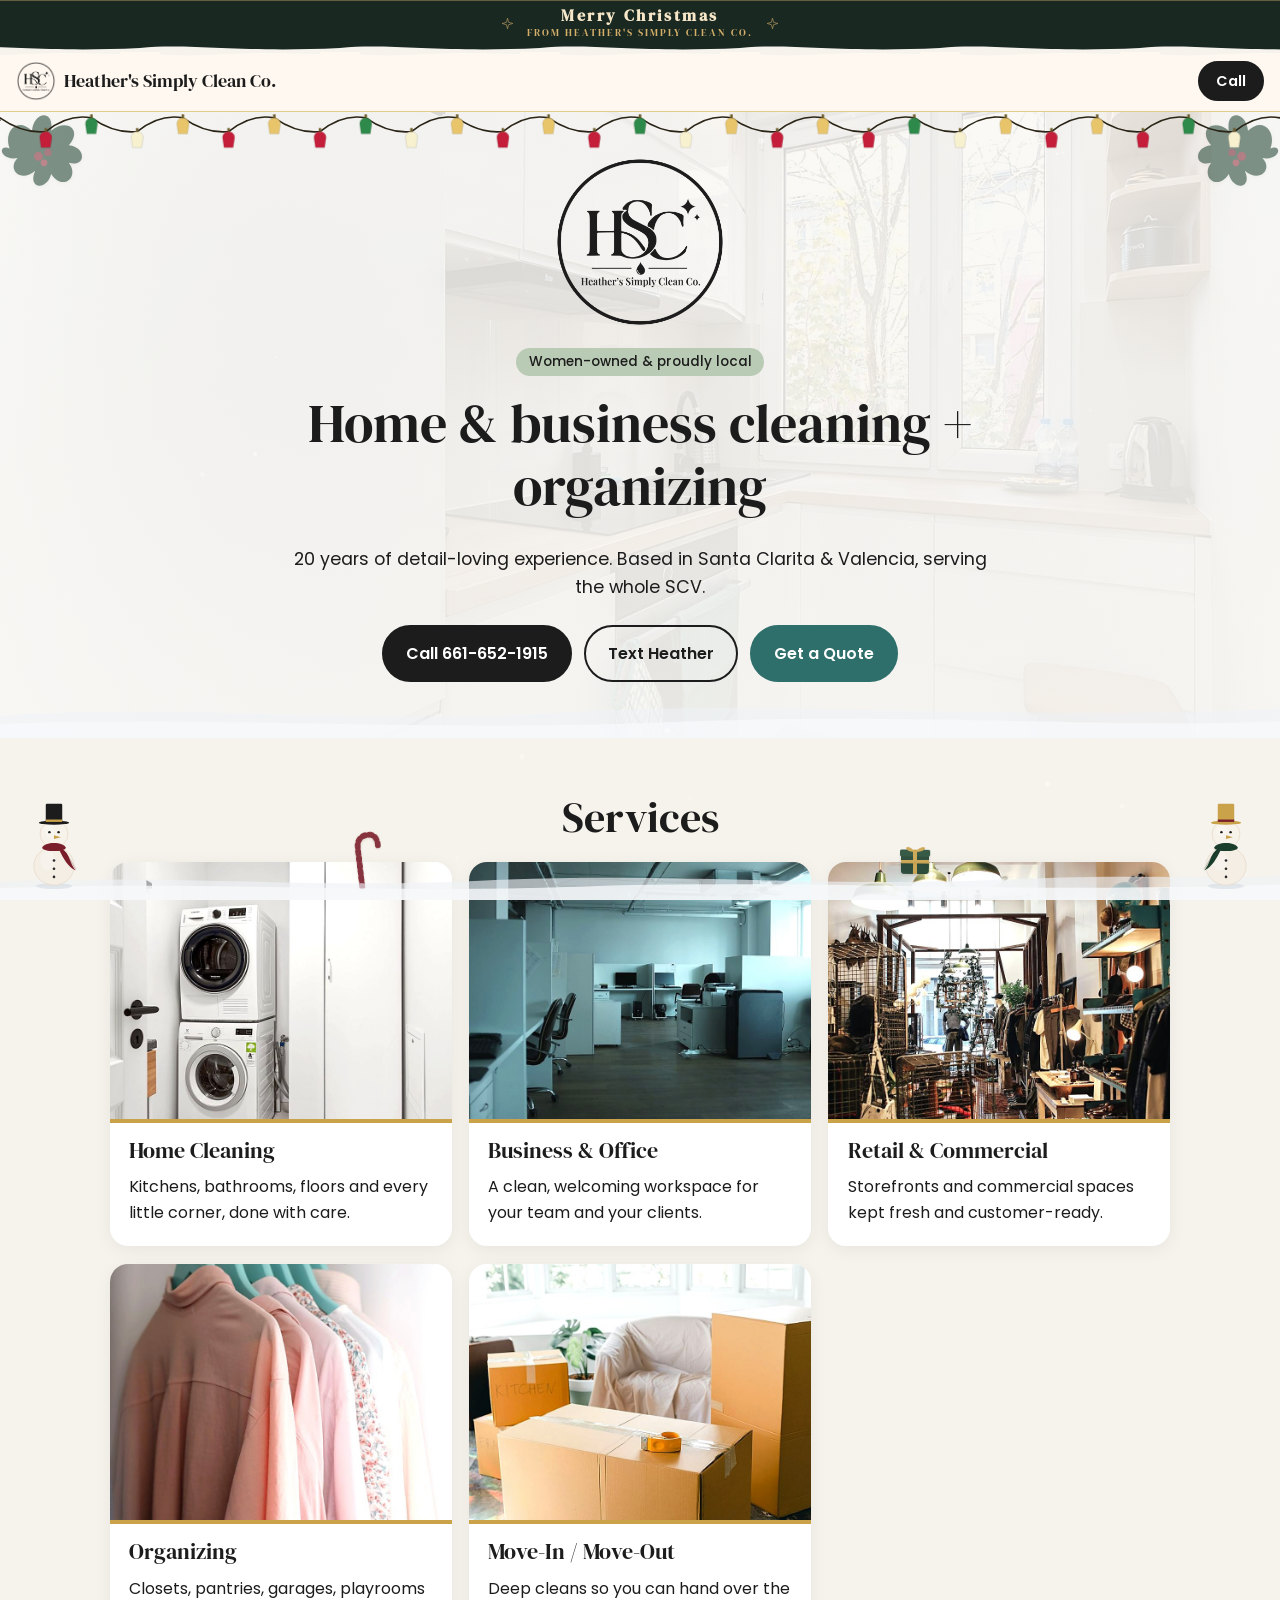
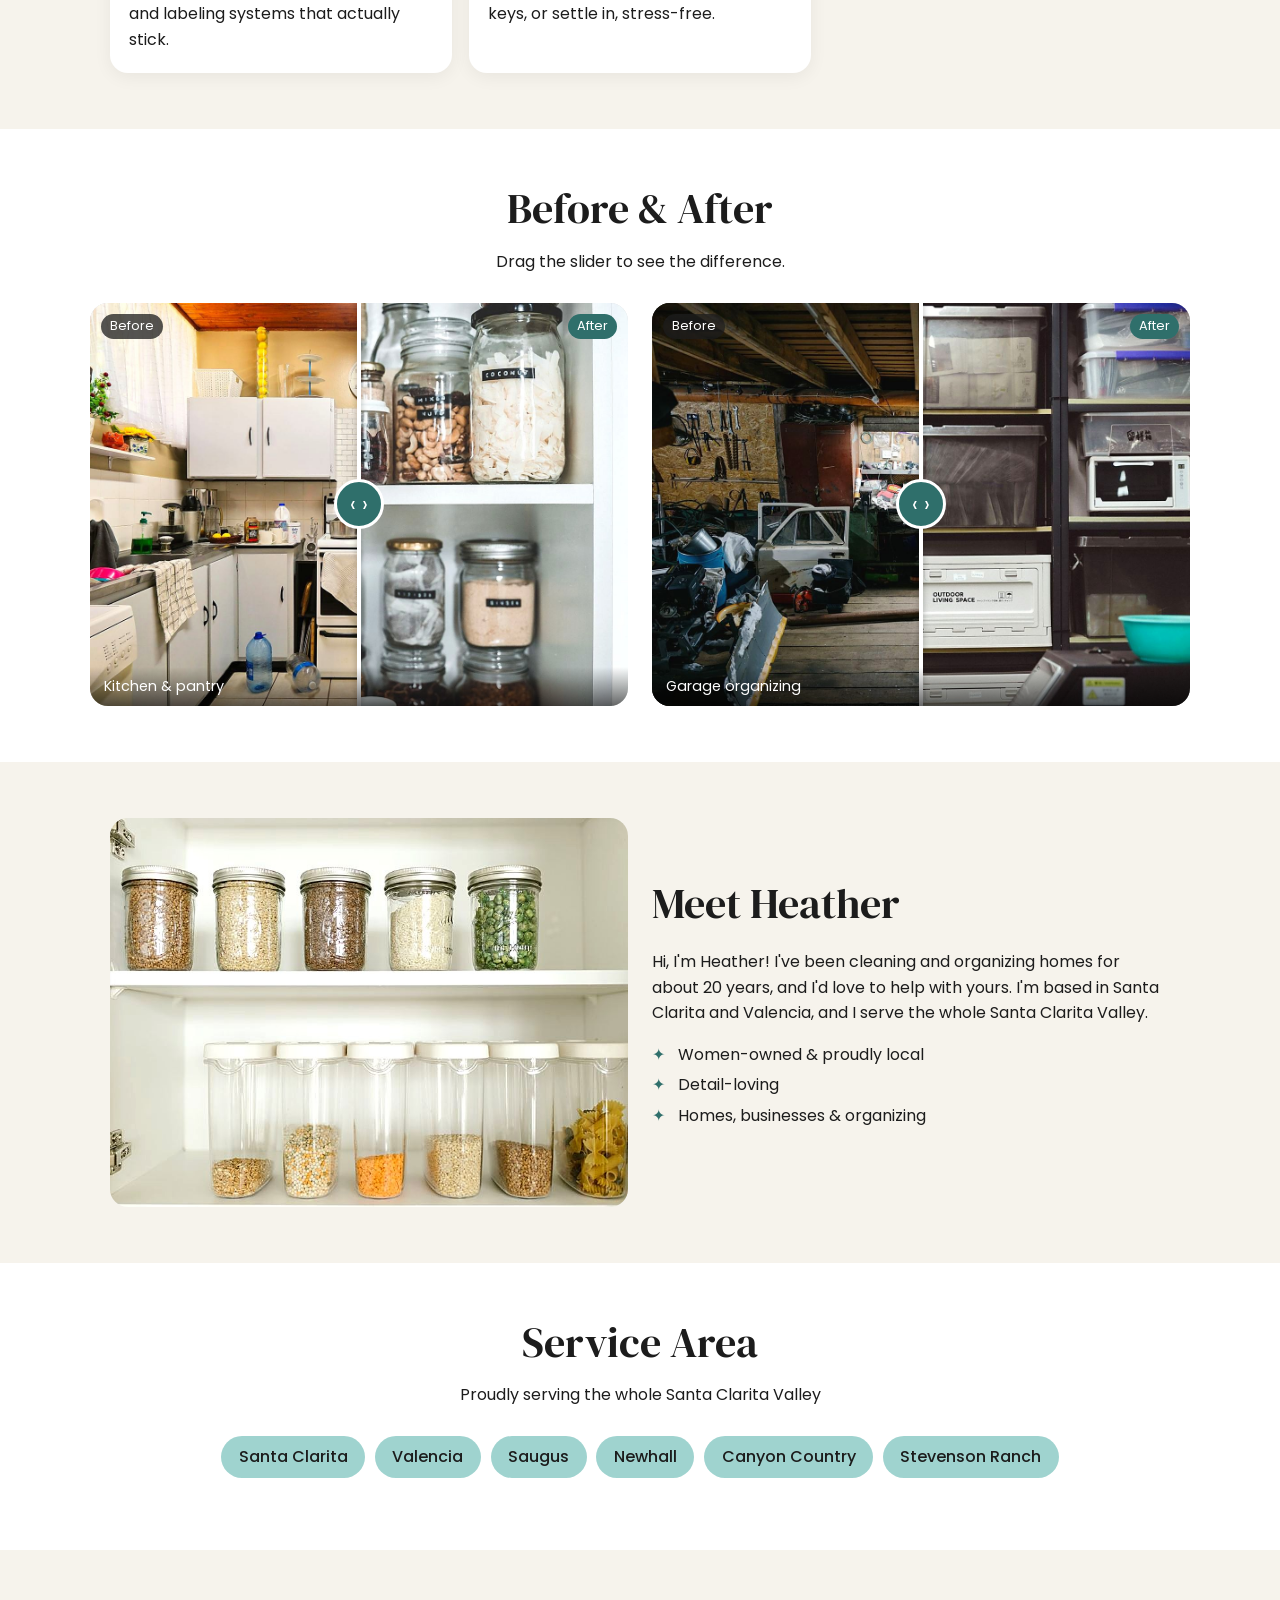
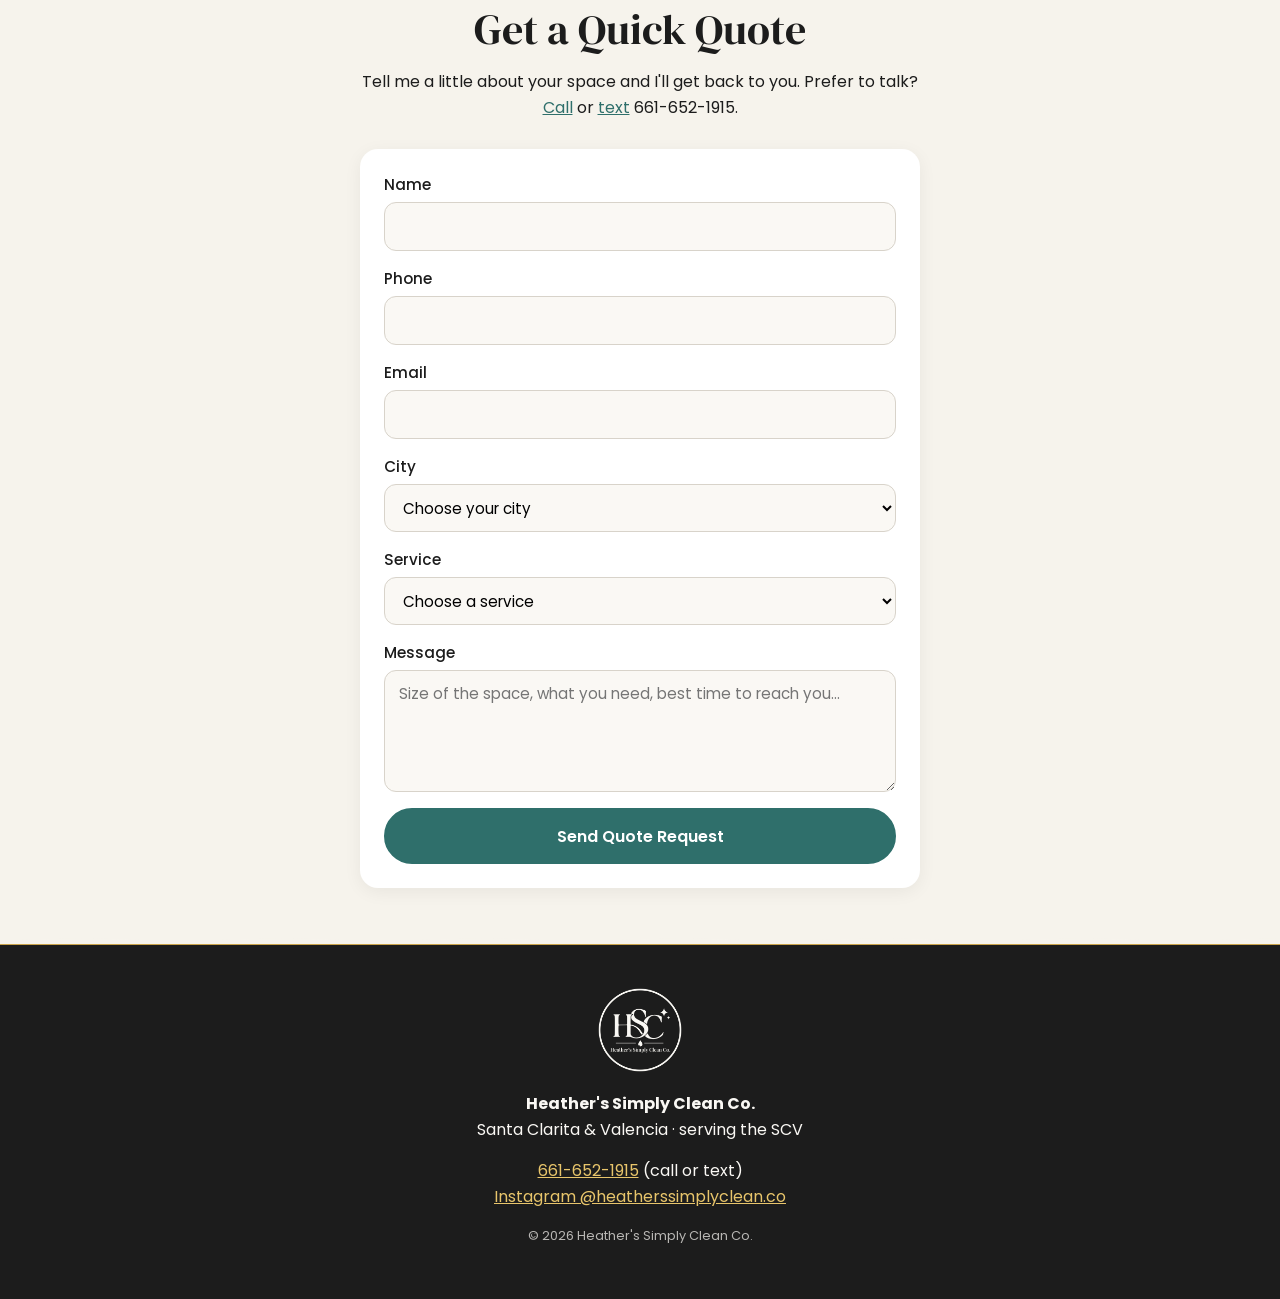
<file: index.html>
<!doctype html>
<html lang="en">
<head>
<meta charset="utf-8">
<meta name="viewport" content="width=device-width, initial-scale=1">
<title>Heather's Simply Clean Co. | Cleaning &amp; Organizing in Santa Clarita</title>
<meta name="description" content="Women-owned home &amp; business cleaning and organizing in Santa Clarita &amp; Valencia, serving the whole Santa Clarita Valley. 20 years of experience. Call or text 661-652-1915 for a quick quote.">
<meta name="theme-color" content="#2F6F6B">
<link rel="canonical" href="https://heathersc3-lgtm.github.io/heathers-simply-clean/">
<meta property="og:type" content="website">
<meta property="og:title" content="Heather's Simply Clean Co.">
<meta property="og:description" content="Home &amp; business cleaning + organizing. 20 years of experience. Serving Santa Clarita, Valencia &amp; the whole SCV.">
<meta property="og:url" content="https://heathersc3-lgtm.github.io/heathers-simply-clean/">
<meta property="og:image" content="https://heathersc3-lgtm.github.io/heathers-simply-clean/assets/og-image.jpg">
<meta property="og:image:width" content="1200"><meta property="og:image:height" content="630">
<meta name="twitter:card" content="summary_large_image">
<link rel="icon" type="image/png" sizes="32x32" href="assets/favicon-32.png">
<link rel="apple-touch-icon" href="assets/apple-touch-icon.png">
<link rel="preconnect" href="https://fonts.googleapis.com"><link rel="preconnect" href="https://fonts.gstatic.com" crossorigin>
<link href="https://fonts.googleapis.com/css2?family=DM+Serif+Display&family=Poppins:wght@400;500;600&display=swap" rel="stylesheet">
<link rel="stylesheet" href="css/style.css">
<link rel="stylesheet" href="css/halloween.css"><!-- halloween: remove after Oct 31 -->
<link rel="stylesheet" href="css/fall.css"><!-- fall: Nov 2026 only (auto) -->
<link rel="stylesheet" href="css/christmas.css?v=xm3"><!-- christmas: Dec 1 2026–Jan 1 2027 Pacific (auto) -->
</head>
<body>
<header class="nav">
  <a href="#top" class="nav-brand"><img src="assets/logo.png" alt="" width="40" height="40"><span>Heather's Simply Clean Co.</span></a>
  <a class="btn btn-sm" href="tel:+16616521915">Call</a>
</header>

<main id="top">
<section class="hero">
  <div class="hero-inner">
    <img class="hero-logo" src="assets/logo.png" alt="Heather's Simply Clean Co. logo" width="220" height="220">
    <p class="eyebrow">Women-owned &amp; proudly local</p>
    <h1>Home &amp; business cleaning + organizing</h1>
    <p class="lead">20 years of detail-loving experience. Based in Santa Clarita &amp; Valencia, serving the whole SCV.</p>
    <div class="cta">
      <a class="btn" href="tel:+16616521915">Call 661-652-1915</a>
      <a class="btn btn-outline" href="sms:+16616521915">Text Heather</a>
      <a class="btn btn-teal" href="#quote">Get a Quote</a>
    </div>
  </div>
</section>

<section id="services" class="section">
  <h2>Services</h2>
  <div class="cards">
    <article class="card"><img src="assets/svc-home.jpg" alt="" loading="lazy" width="800" height="600"><div><h3>Home Cleaning</h3><p>Kitchens, bathrooms, floors and every little corner, done with care.</p></div></article>
    <article class="card"><img src="assets/svc-office.jpg" alt="" loading="lazy" width="800" height="600"><div><h3>Business &amp; Office</h3><p>A clean, welcoming workspace for your team and your clients.</p></div></article>
    <article class="card"><img src="assets/svc-retail.jpg" alt="" loading="lazy" width="800" height="600"><div><h3>Retail &amp; Commercial</h3><p>Storefronts and commercial spaces kept fresh and customer-ready.</p></div></article>
    <article class="card"><img src="assets/svc-organizing.jpg" alt="" loading="lazy" width="800" height="600"><div><h3>Organizing</h3><p>Closets, pantries, garages, playrooms and labeling systems that actually stick.</p></div></article>
    <article class="card"><img src="assets/svc-move.jpg" alt="" loading="lazy" width="800" height="600"><div><h3>Move-In / Move-Out</h3><p>Deep cleans so you can hand over the keys, or settle in, stress-free.</p></div></article>
  </div>
</section>

<section id="before-after" class="section alt">
  <h2>Before &amp; After</h2>
  <p class="sub">Drag the slider to see the difference.</p>
  <!-- To swap in real photos: replace the two img src values in a .ba block (same size images work best). Copy a whole .ba block to add more. -->
  <div class="ba-grid">
    <figure class="ba" style="--pos:50%">
      <img class="ba-after" src="assets/ba1-after.jpg" alt="After: organized pantry shelves" width="1200" height="900">
      <img class="ba-before" src="assets/ba1-before.jpg" alt="Before: cluttered kitchen" width="1200" height="900">
      <span class="ba-label ba-label-b">Before</span><span class="ba-label ba-label-a">After</span>
      <span class="ba-handle" aria-hidden="true"></span>
      <input class="ba-range" type="range" min="0" max="100" value="50" aria-label="Before and after slider: kitchen &amp; pantry">
      <figcaption>Kitchen &amp; pantry</figcaption>
    </figure>
    <figure class="ba" style="--pos:50%">
      <img class="ba-after" src="assets/ba2-after.jpg" alt="After: organized storage shelves" width="1200" height="900">
      <img class="ba-before" src="assets/ba2-before.jpg" alt="Before: cluttered garage" width="1200" height="900">
      <span class="ba-label ba-label-b">Before</span><span class="ba-label ba-label-a">After</span>
      <span class="ba-handle" aria-hidden="true"></span>
      <input class="ba-range" type="range" min="0" max="100" value="50" aria-label="Before and after slider: garage">
      <figcaption>Garage organizing</figcaption>
    </figure>
  </div>
</section>

<section id="about" class="section about">
  <img src="assets/about.jpg" alt="" loading="lazy" width="800" height="600">
  <div>
    <h2>Meet Heather</h2>
    <p>Hi, I'm Heather! I've been cleaning and organizing homes for about 20 years, and I'd love to help with yours. I'm based in Santa Clarita and Valencia, and I serve the whole Santa Clarita Valley.</p>
    <ul class="ticks"><li>Women-owned &amp; proudly local</li><li>Detail-loving</li><li>Homes, businesses &amp; organizing</li></ul>
  </div>
</section>

<section id="area" class="section alt">
  <h2>Service Area</h2>
  <p class="sub">Proudly serving the whole Santa Clarita Valley</p>
  <ul class="chips"><li>Santa Clarita</li><li>Valencia</li><li>Saugus</li><li>Newhall</li><li>Canyon Country</li><li>Stevenson Ranch</li></ul>
</section>

<section id="quote" class="section">
  <h2>Get a Quick Quote</h2>
  <p class="sub">Tell me a little about your space and I'll get back to you. Prefer to talk? <a href="tel:+16616521915">Call</a> or <a href="sms:+16616521915">text</a> 661-652-1915.</p>
  <form id="quote-form" class="form" action="https://formsubmit.co/heathersc3@gmail.com" method="POST">
    <input type="hidden" name="_subject" value="New quote request - website">
    <input type="hidden" name="_template" value="table">
    <input type="hidden" name="_captcha" value="false">
    <input type="hidden" name="_next" value="https://heathersc3-lgtm.github.io/heathers-simply-clean/thanks.html">
    <input type="hidden" name="_autoresponse" value="Thanks for reaching out to Heather's Simply Clean Co.! I got your quote request and will get back to you soon. If you need me sooner, call or text 661-652-1915. - Heather">
    <input type="text" name="_honey" class="hp" tabindex="-1" autocomplete="off" aria-hidden="true">
    <label>Name<input name="name" required autocomplete="name"></label>
    <label>Phone<input name="phone" type="tel" required autocomplete="tel"></label>
    <label>Email<input name="email" type="email" required autocomplete="email"></label>
    <label>City
      <select name="city" required>
        <option value="">Choose your city</option>
        <option>Santa Clarita</option><option>Valencia</option><option>Saugus</option><option>Newhall</option><option>Canyon Country</option><option>Stevenson Ranch</option><option>Other</option>
      </select></label>
    <label>Service
      <select name="service" required>
        <option value="">Choose a service</option>
        <option>Home cleaning</option><option>Business / office cleaning</option><option>Retail / commercial cleaning</option><option>Organizing</option><option>Move-in / move-out deep clean</option><option>Not sure yet</option>
      </select></label>
    <label>Message<textarea name="message" rows="4" placeholder="Size of the space, what you need, best time to reach you..."></textarea></label>
    <p id="form-status" class="status" role="status" hidden></p>
    <button class="btn btn-teal" type="submit" id="submit-btn">Send Quote Request</button>
  </form>
</section>
</main>

<footer class="footer">
  <img src="assets/logo-light.png" alt="" width="90" height="90">
  <p><strong>Heather's Simply Clean Co.</strong><br>Santa Clarita &amp; Valencia &middot; serving the SCV</p>
  <p><a href="tel:+16616521915">661-652-1915</a> (call or text)<br><a href="https://www.instagram.com/heatherssimplyclean.co/" target="_blank" rel="noopener">Instagram @heatherssimplyclean.co</a></p>
  <p class="small">&copy; <span id="y">2026</span> Heather's Simply Clean Co.</p>
</footer>
<a class="fab" href="tel:+16616521915" aria-label="Call Heather">Call Heather</a>
<script src="js/slider.js"></script>
<script src="js/form.js"></script>
<script src="js/halloween.js"></script><!-- halloween: remove after Oct 31 -->
<script src="js/fall.js"></script><!-- fall: Nov 2026 only (auto) -->
<script src="js/christmas.js?v=xm3"></script><!-- christmas: Dec 1 2026–Jan 1 2027 Pacific (auto) -->
</body>
</html>
</file>
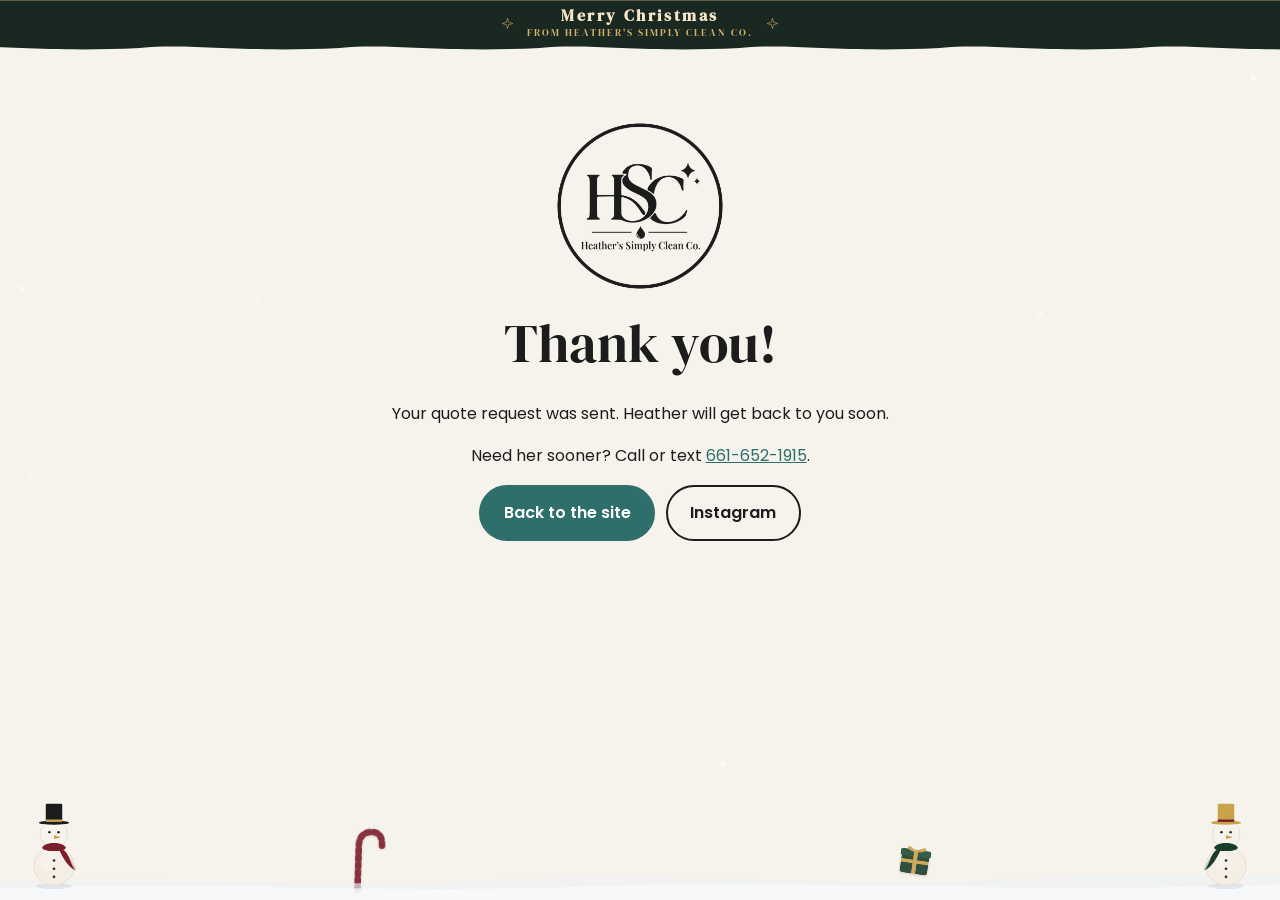
<file: thanks.html>
<!doctype html>
<html lang="en"><head><meta charset="utf-8"><meta name="viewport" content="width=device-width, initial-scale=1">
<title>Thank you | Heather's Simply Clean Co.</title><meta name="robots" content="noindex">
<link rel="icon" type="image/png" sizes="32x32" href="assets/favicon-32.png">
<link href="https://fonts.googleapis.com/css2?family=DM+Serif+Display&family=Poppins:wght@400;500;600&display=swap" rel="stylesheet">
<link rel="stylesheet" href="css/style.css">
<link rel="stylesheet" href="css/christmas.css?v=xm3"></head>
<body><main class="thanks">
<img src="assets/logo.png" alt="Heather's Simply Clean Co. logo" width="180" height="180">
<h1>Thank you!</h1>
<p>Your quote request was sent. Heather will get back to you soon.</p>
<p>Need her sooner? Call or text <a href="tel:+16616521915">661-652-1915</a>.</p>
<div class="cta"><a class="btn btn-teal" href="./">Back to the site</a><a class="btn btn-outline" href="https://www.instagram.com/heatherssimplyclean.co/">Instagram</a></div>
</main>
<script src="js/christmas.js?v=xm3"></script></body></html>
</file>
<file: css/style.css>
:root{--ink:#1C1C1C;--teal:#2F6F6B;--aqua:#9FD3CF;--sage:#B9CBB4;--off:#FAF8F4;--serif:"DM Serif Display",Georgia,serif;--sans:Poppins,system-ui,-apple-system,"Segoe UI",sans-serif}
*{box-sizing:border-box}html{scroll-behavior:smooth}
body{margin:0;background:var(--off);color:var(--ink);font-family:var(--sans);line-height:1.6;-webkit-font-smoothing:antialiased}
img{max-width:100%;height:auto;display:block}a{color:var(--teal)}
h1,h2,h3{font-family:var(--serif);font-weight:400;line-height:1.15;margin:0 0 .5em}
h1{font-size:clamp(2rem,8vw,3.4rem)}h2{font-size:clamp(1.8rem,6vw,2.6rem);text-align:center}h3{font-size:1.35rem}
.btn{display:inline-block;padding:.85em 1.4em;border-radius:999px;background:var(--ink);color:#fff;text-decoration:none;font-weight:600;border:2px solid var(--ink);text-align:center;cursor:pointer;font-family:var(--sans);font-size:1rem}
.btn-outline{background:transparent;color:var(--ink)}.btn-teal{background:var(--teal);border-color:var(--teal);color:#fff}
.btn-sm{padding:.45em 1.1em;font-size:.9rem}
.nav{position:sticky;top:0;z-index:10;display:flex;justify-content:space-between;align-items:center;padding:.6rem 1rem;background:rgba(250,248,244,.94);backdrop-filter:blur(6px);border-bottom:1px solid #e7e3dc}
.nav-brand{display:flex;align-items:center;gap:.5rem;text-decoration:none;color:var(--ink);font-family:var(--serif);font-size:1.1rem}
.hero{background:linear-gradient(rgba(250,248,244,.88),rgba(250,248,244,.94)),url(../assets/hero.jpg) center/cover;padding:2.5rem 1.25rem 3.5rem;text-align:center}
.hero-inner{max-width:720px;margin:0 auto}.hero-logo{width:180px;height:auto;margin:0 auto 1rem}
.eyebrow{display:inline-block;background:var(--sage);padding:.25em .9em;border-radius:999px;font-size:.85rem;font-weight:500;margin:0 0 1rem}
.lead{font-size:1.1rem;margin:0 0 1.5rem}
.cta{display:flex;flex-direction:column;gap:.7rem;max-width:340px;margin:0 auto}
.section{padding:3.5rem 1.25rem;max-width:1100px;margin:0 auto}
.alt{max-width:none;background:#fff}.alt>*{max-width:1100px;margin-left:auto;margin-right:auto}
.sub{text-align:center;margin:-.3rem auto 1.75rem;max-width:560px}
.fineprint{text-align:center;font-size:.85rem;color:#666;margin-top:1.25rem;font-style:italic}
.cards{display:grid;gap:1.1rem}
.card{background:#fff;border-radius:18px;overflow:hidden;box-shadow:0 4px 18px rgba(0,0,0,.06)}
.card img{aspect-ratio:4/3;object-fit:cover;width:100%}.card div{padding:1rem 1.2rem 1.3rem}.card p{margin:0}
.card div{border-top:4px solid var(--aqua)}
.ba-grid{display:grid;gap:1.5rem}
.ba{position:relative;margin:0;border-radius:18px;overflow:hidden;aspect-ratio:4/3;background:#ddd;user-select:none;touch-action:pan-y}
.ba img{position:absolute;inset:0;width:100%;height:100%;object-fit:cover}
.ba-before{clip-path:inset(0 calc(100% - var(--pos)) 0 0)}
.ba-handle{position:absolute;top:0;bottom:0;left:var(--pos);width:4px;margin-left:-2px;background:#fff;pointer-events:none;box-shadow:0 0 6px rgba(0,0,0,.3)}
.ba-handle::after{content:"\2039\00a0\203A";position:absolute;top:50%;left:50%;transform:translate(-50%,-50%);width:44px;height:44px;border-radius:50%;background:var(--teal);color:#fff;display:flex;align-items:center;justify-content:center;font-size:1.3rem;border:3px solid #fff}
.ba-range{position:absolute;inset:0;width:100%;height:100%;margin:0;opacity:0;cursor:ew-resize;-webkit-appearance:none;appearance:none}
.ba-label{position:absolute;top:.7rem;padding:.2em .7em;border-radius:999px;background:rgba(28,28,28,.75);color:#fff;font-size:.8rem;pointer-events:none}
.ba-label-b{left:.7rem}.ba-label-a{right:.7rem;background:var(--teal)}
.ba figcaption{position:absolute;bottom:0;left:0;right:0;padding:.5rem .9rem;background:linear-gradient(transparent,rgba(0,0,0,.6));color:#fff;font-size:.9rem;pointer-events:none}
.about{display:grid;gap:1.5rem;align-items:center}.about img{border-radius:18px;aspect-ratio:4/3;object-fit:cover}
.about h2{text-align:left}.ticks{list-style:none;padding:0}.ticks li{padding-left:1.6em;position:relative;margin:.3em 0}
.ticks li::before{content:"\2726";position:absolute;left:0;color:var(--teal)}
.chips{list-style:none;padding:0;display:flex;flex-wrap:wrap;justify-content:center;gap:.6rem}
.chips li{background:var(--aqua);padding:.5em 1.1em;border-radius:999px;font-weight:500}
.form{display:grid;gap:1rem;max-width:560px;margin:0 auto;background:#fff;padding:1.5rem;border-radius:18px;box-shadow:0 4px 18px rgba(0,0,0,.06)}
.form label{display:grid;gap:.3rem;font-weight:500;font-size:.95rem}
.form input,.form select,.form textarea{font:inherit;font-weight:400;padding:.75em .9em;border:1.5px solid #d8d3ca;border-radius:12px;background:var(--off);width:100%}
.form input:focus,.form select:focus,.form textarea:focus{outline:none;border-color:var(--teal)}
.footer{background:var(--ink);color:var(--off);text-align:center;padding:2.5rem 1.25rem 5.5rem}
.footer img{margin:0 auto 1rem}.footer a{color:var(--aqua)}.small{font-size:.8rem;opacity:.7}
.fab{position:fixed;right:1rem;bottom:1rem;z-index:20;background:var(--teal);color:#fff;text-decoration:none;font-weight:600;padding:.8em 1.3em;border-radius:999px;box-shadow:0 6px 18px rgba(0,0,0,.25)}
.thanks{max-width:560px;margin:0 auto;padding:4rem 1.25rem;text-align:center}.thanks img{margin:0 auto 1rem}
@media(min-width:700px){.cta{flex-direction:row;max-width:none;justify-content:center}.cards{grid-template-columns:repeat(2,1fr)}.ba-grid{grid-template-columns:repeat(2,1fr)}.about{grid-template-columns:1fr 1fr}.fab{display:none}.footer{padding-bottom:2.5rem}}
@media(min-width:1000px){.cards{grid-template-columns:repeat(3,1fr)}}
.hp{position:absolute!important;left:-9999px!important;width:1px;height:1px;opacity:0}
.status{margin:0;padding:.8rem 1rem;border-radius:12px;font-weight:600}
.status.ok{background:#e4f2f0;color:#2F6F6B}
.status.bad{background:#fdecef;color:#9b2335}
</file>
<file: css/halloween.css>
/* Halloween add-on (Oct 2026). Everything is scoped to .hw-on, which js/halloween.js adds only through Oct 31, 2026. */
.hw-on .hero{position:relative;overflow:hidden}
.hw-on .hero-inner{position:relative;z-index:1}
/* orange / purple accent touch */
.hw-on .nav{border-bottom:0;box-shadow:0 2px 0 0 transparent}
.hw-on .nav::after{content:"";position:absolute;left:0;right:0;bottom:-3px;height:3px;background:linear-gradient(90deg,#2F6F6B,#9FD3CF 30%,#F28C38 55%,#7B5BA6 80%,#2F6F6B);opacity:.85}
.hw-on .eyebrow{box-shadow:0 0 0 2px #F28C38 inset}
/* cobweb corners + pumpkin (static decor) */
.hw-web{position:absolute;top:0;width:118px;height:118px;opacity:.5;pointer-events:none;z-index:0}
.hw-web svg,.hw-pumpkin svg{width:100%;height:100%;display:block}
.hw-web-l{left:0}
.hw-web-r{right:0;transform:scaleX(-1)}
.hw-pumpkin{position:absolute;left:14px;bottom:12px;width:46px;height:43px;opacity:.95;pointer-events:none;z-index:0}
/* animated layer: never blocks taps */
.hw-layer{position:fixed;inset:0;pointer-events:none;z-index:30;overflow:hidden;contain:strict}
.hw-layer *{pointer-events:none}
.hw-spider{position:absolute;top:0;width:58px;margin-left:-29px;transform:translate3d(0,-90px,0);
  animation-name:hw-drop;animation-timing-function:ease-in-out;animation-iteration-count:infinite;will-change:transform}
.hw-thread{position:absolute;left:50%;bottom:calc(100% - 14px);width:1.3px;height:420px;margin-left:-.65px;background:linear-gradient(rgba(124,110,147,.25),rgba(124,110,147,.75))}
.hw-bob{display:block;transform-origin:50% 0;animation:hw-sway 2.6s ease-in-out infinite alternate}
.hw-bob svg{display:block;margin:0 auto;filter:drop-shadow(0 2px 2px rgba(0,0,0,.18))}
@keyframes hw-drop{
  0%,8%{transform:translate3d(0,-90px,0)}
  22%{transform:translate3d(0,var(--drop),0)}
  27%{transform:translate3d(0,calc(var(--drop) - 14px),0)}
  33%{transform:translate3d(0,var(--drop),0)}
  50%{transform:translate3d(0,calc(var(--drop) - 10px),0)}
  58%{transform:translate3d(0,var(--drop),0)}
  74%,100%{transform:translate3d(0,-90px,0)}}
@keyframes hw-sway{from{transform:rotate(-6deg)}to{transform:rotate(6deg)}}
.hw-ghost{position:absolute;left:0;transform:translate3d(-160px,0,0);opacity:0;
  animation-name:hw-fly;animation-timing-function:linear;animation-iteration-count:infinite;will-change:transform,opacity}
.hw-ghost-left{animation-name:hw-fly-left}
.hw-float{display:block;animation:hw-wave 2.4s ease-in-out infinite alternate}
.hw-float svg{display:block;filter:drop-shadow(0 4px 6px rgba(47,111,107,.18))}
.hw-ghost-left .hw-float svg{transform:scaleX(-1)}
@keyframes hw-fly{0%{transform:translate3d(-160px,0,0);opacity:0}2%{opacity:.95}40%{transform:translate3d(calc(100vw + 20px),-30px,0);opacity:.95}41%,100%{transform:translate3d(calc(100vw + 160px),-30px,0);opacity:0}}
@keyframes hw-fly-left{0%{transform:translate3d(calc(100vw + 20px),0,0);opacity:0}2%{opacity:.85}38%{transform:translate3d(-160px,20px,0);opacity:.85}39%,100%{transform:translate3d(-200px,20px,0);opacity:0}}
@keyframes hw-wave{from{transform:translateY(-10px) rotate(-3deg)}to{transform:translateY(10px) rotate(3deg)}}
/* reduced motion: static decor only (cobwebs, pumpkin, one resting spider) */
.hw-static .hw-spider,.hw-static .hw-bob,.hw-static .hw-float{animation:none!important}
.hw-static .hw-spider{transform:translate3d(0,var(--drop),0)}
.hw-static .hw-spider:not(:first-child){display:none}
.hw-static .hw-ghost{display:none}
@media (prefers-reduced-motion: reduce){.hw-spider,.hw-bob,.hw-float,.hw-ghost{animation:none!important}.hw-ghost{display:none}}
/* optional banner (off by default; matches the Oct IG flyer) */
.hw-banner{position:relative;margin:0;padding:1rem 2.6rem 1.05rem;text-align:center;color:#F3EBDD;
  background:radial-gradient(120% 140% at 80% 0%,#4A3266 0%,#24172F 55%,#140C1C 100%);border-bottom:3px solid #F28C38}
.hw-banner p{margin:0}
.hw-b-kicker{font-family:Cinzel,Georgia,serif;font-weight:600;letter-spacing:.14em;text-transform:uppercase;font-size:.74rem;color:#F28C38}
.hw-b-main{font-size:1.55rem;line-height:1.2;margin:.15rem 0 .1rem!important}
.hw-b-main strong{font-family:"DM Serif Display",Georgia,serif;font-weight:400;letter-spacing:.02em}
.hw-b-main em{font-family:"Cormorant Garamond",Georgia,serif;font-weight:600;font-size:1.12em}
.hw-b-dates{font-family:Poppins,system-ui,sans-serif;font-weight:600;font-size:.78rem;letter-spacing:.08em;text-transform:uppercase;color:#F6B26B}
.hw-b-cta{margin-top:.6rem!important;display:flex;gap:.5rem;justify-content:center;flex-wrap:wrap}
.hw-b-cta a{display:inline-block;padding:.45em 1em;border-radius:999px;font-weight:600;font-size:.88rem;text-decoration:none}
.hw-b-cta a:first-child{background:#F28C38;color:#1C1C1C}
.hw-b-cta a:last-child{border:1.5px solid #C9B6E4;color:#F3EBDD}
.hw-b-close{position:absolute;top:.35rem;right:.4rem;width:40px;height:40px;border:0;background:transparent;color:#C9B6E4;font-size:1.6rem;line-height:1;cursor:pointer}
</file>
<file: css/fall.css>
/* Fall add-on for Heather's Simply Clean Co. Everything is scoped to html.fall, which js/fall.js adds ONLY Nov 1-30, 2026
   (America/Los_Angeles calendar date). Outside those dates nothing here applies. */
.fl-banner,.fl-deco,.fl-garland-wrap{display:none}
html.fall body{background:#FAF4EA}
html.fall .fl-banner{display:flex;align-items:center;justify-content:center;gap:.6rem;background:linear-gradient(90deg,#1f3f3c,#2F6F6B 50%,#1f3f3c);color:#FBEBD0;font-family:"DM Serif Display",Georgia,serif;font-size:1.05rem;letter-spacing:.04em;padding:.5rem 1rem;text-align:center;border-bottom:2px solid #C98A3A}
html.fall .fl-banner svg{flex:none;display:block}
html.fall .nav{background:rgba(250,244,234,.95);border-bottom:2px solid transparent;border-image:linear-gradient(90deg,#2F6F6B,#C98A3A 40%,#B5401C 65%,#2F6F6B) 1}
html.fall .hero{position:relative;overflow:hidden;background:linear-gradient(rgba(251,243,230,.86),rgba(250,240,224,.93)),radial-gradient(ellipse at 50% 110%,rgba(217,120,42,.35),transparent 60%),url(../assets/hero.jpg) center/cover}
html.fall .hero-inner{position:relative;z-index:1}
html.fall .fl-deco{display:block;position:absolute;inset:0;pointer-events:none;z-index:0;overflow:hidden}
html.fall .fl-sprig{position:absolute;top:-6px;width:260px;height:auto;opacity:.95}
html.fall .fl-sprig.l{left:-14px}
html.fall .fl-sprig.r{right:-14px;transform:scaleX(-1)}
html.fall .fl-wind path{stroke:rgba(169,98,40,.38);stroke-width:1.5}
html.fall .hero h1{color:#1C1C1C}
html.fall .card div{border-top-color:#C98A3A}
html.fall .alt{background:#FFFBF4}
html.fall .ticks li::before{color:#B5401C}
html.fall .footer{border-top:3px solid #C98A3A}
html.fall .footer a{color:#F2C27A}
@media(max-width:600px){html.fall .fl-sprig{width:150px}html.fall .fl-banner{font-size:.95rem}}
@media(max-width:480px){html.fall .fl-from{display:none}}
/* falling leaves on the wind */
html.fall .fl-leaves{position:fixed;inset:0;overflow:hidden;pointer-events:none;z-index:6}
html.fall .fl-leaf{position:absolute;top:-8vh;display:block;will-change:transform;animation:flfall var(--d) linear var(--dl) infinite}
html.fall .fl-leaf i{display:block;animation:flsway var(--sd) ease-in-out var(--dl) infinite alternate}
html.fall .fl-leaf svg{display:block;animation:flspin var(--d) linear var(--dl) infinite;filter:drop-shadow(0 2px 2px rgba(40,15,5,.18))}
@keyframes flfall{0%{transform:translate3d(0,0,0)}35%{transform:translate3d(calc(var(--dx)*.25),40vh,0)}50%{transform:translate3d(calc(var(--dx)*.8),58vh,0)}100%{transform:translate3d(var(--dx),118vh,0)}}
@keyframes flsway{from{transform:translateX(calc(var(--sw)*-1)) rotate(-18deg)}to{transform:translateX(var(--sw)) rotate(22deg)}}
@keyframes flspin{to{transform:rotate(var(--rot))}}
html.fall .fl-wind{position:absolute;left:0;top:14%;width:100%;height:46%;opacity:.5}
html.fall .fl-wind path{stroke-dasharray:150 900;stroke-dashoffset:1050;animation:flgust 9s ease-in-out infinite}
html.fall .fl-wind .w2{animation-delay:-3s;animation-duration:11s}
html.fall .fl-wind .w3{animation-delay:-6.5s;animation-duration:10s}
@keyframes flgust{0%{stroke-dashoffset:1050;opacity:0}15%{opacity:1}70%{opacity:.8}100%{stroke-dashoffset:0;opacity:0}}
html.fall .fl-garland-wrap{display:flex;justify-content:center;margin:-.6rem 0 .8rem}
html.fall .fl-garland{max-width:80%;height:auto}
@media(max-width:600px){html.fall .fl-leaf.fl-x{display:none}html.fall .fl-wind{opacity:.35}}
@media(prefers-reduced-motion:reduce){html.fall .fl-leaves{display:none}html.fall .fl-wind path{animation:none;stroke-dasharray:none;stroke-dashoffset:0;opacity:.35}}
</file>
<file: css/christmas.css>
/* Christmas add-on.
   Everything is scoped to html.xmas, which js/christmas.js adds ONLY when the
   America/Los_Angeles date is Dec 1, 2026 through Jan 1, 2027 inclusive.
   Outside those dates nothing here applies. */
.xm-banner,.xm-lights,.xm-deco,.xm-foot-snow,.xm-fx,.xm-nav-cap,.xm-snowmen{display:none}

html.xmas{--xm-pine:#1A3D2C;--xm-wine:#7A1E2B;--xm-gold:#C9A24A;--xm-goldlt:#D4AF6A;--xm-cream:#F6F3EC}
html.xmas body{background:var(--xm-cream)}

html.xmas .xm-banner{display:flex;align-items:center;justify-content:center;gap:.85rem;background:#1A2822;color:#F3E4C3;font-family:"DM Serif Display",Georgia,serif;font-weight:500;padding:.4rem 1.1rem .72rem;text-align:center;position:relative;z-index:11;box-shadow:inset 0 1px 0 rgba(212,175,106,.4)}
html.xmas .xm-banner-text{display:flex;flex-direction:column;align-items:center;gap:.08rem}
html.xmas .xm-title{font-family:"DM Serif Display",Georgia,serif;font-weight:600;font-size:1.02rem;letter-spacing:.16em;color:#F6E7C8;line-height:1.2}
html.xmas .xm-from{display:block;font-family:"DM Serif Display",Georgia,serif;font-size:.62rem;letter-spacing:.2em;text-transform:uppercase;color:#D4AF6A;font-weight:400;line-height:1.3}
html.xmas .xm-orn{display:flex;align-items:center;flex:none;opacity:.9}
html.xmas .xm-orn-svg{display:block}

html.xmas .nav{background:rgba(255,248,240,.96);border-bottom:1px solid rgba(201,162,39,.5);overflow:visible}
html.xmas .xm-lights{display:block;position:absolute;left:0;right:0;top:100%;height:30px;pointer-events:none;z-index:12;overflow:visible}
html.xmas .xm-lights-svg{display:block;width:100%;height:30px;overflow:visible}
html.xmas .xm-b{transform-box:fill-box;transform-origin:center 0;animation:xmtwinkle 3.4s ease-in-out infinite}

html.xmas .hero{position:relative;overflow:hidden}
html.xmas .hero{background:linear-gradient(rgba(250,248,244,.86),rgba(250,248,244,.93)),url(../assets/hero.jpg) center/cover}
html.xmas .hero-inner{position:relative;z-index:1}
html.xmas .xm-deco{display:block;position:absolute;inset:0;pointer-events:none;z-index:0;overflow:hidden}
html.xmas .xm-holly{position:absolute;top:-2px;width:96px;height:auto;opacity:.55;filter:drop-shadow(0 1px 2px rgba(0,0,0,.08))}
html.xmas .xm-holly.l{left:-8px}
html.xmas .xm-holly.r{right:-8px;transform:scaleX(-1)}
html.xmas .xm-hero-snow{position:absolute;left:0;right:0;bottom:-1px;width:100%;height:48px;display:block;pointer-events:none}

html.xmas .footer{position:relative;border-top:1px solid #C9A24A}
html.xmas .footer a{color:#E8C56B}
html.xmas .card div{border-top-color:#C9A24A}
html.xmas .xm-fx{display:block;position:fixed;inset:0;pointer-events:none;z-index:6;overflow:hidden}
html.xmas .xm-canvas{position:absolute;inset:0;width:100%;height:100%;display:block;pointer-events:none}
html.xmas .xm-drift{position:absolute;left:0;right:0;bottom:0;height:36px;pointer-events:none;z-index:1}
html.xmas .xm-drift-svg{display:block;width:100%;height:100%}
html.xmas .xm-snowmen{display:block;position:absolute;left:0;right:0;bottom:0;height:0;pointer-events:none;z-index:2}
html.xmas .xm-snowman{position:absolute;bottom:8px;width:64px;height:auto;display:block;transform-origin:50% 94%;animation:xmsway 5.2s ease-in-out infinite alternate}
html.xmas .xm-snowman.l{left:22px;animation-delay:-1.6s}
html.xmas .xm-snowman.r{right:22px;animation-delay:-3.4s}
@keyframes xmsway{from{transform:rotate(-2.4deg)}to{transform:rotate(2.4deg)}}

html.xmas .xm-cap{position:absolute;left:0;right:0;bottom:0;height:10px;pointer-events:none;background-image:url("data:image/svg+xml,%3Csvg xmlns='http://www.w3.org/2000/svg' width='200' height='10' viewBox='0 0 200 10'%3E%3Cpath fill='%23F6F3EC' d='M0 10V6C50 1 100 11 200 6V10Z'/%3E%3C/svg%3E");background-repeat:repeat-x;background-position:bottom;background-size:200px 10px;display:block}
html.xmas .xm-banner .xm-cap{z-index:1}
html.xmas .xm-nav-cap{display:block;position:absolute;left:0;right:0;top:-1px;height:8px;pointer-events:none;z-index:1;overflow:visible}
html.xmas .xm-nav-cap .xm-cap{top:0;bottom:auto;transform:scaleY(-1);height:8px;background-size:200px 8px}
html.xmas .xm-foot-snow{display:block;position:absolute;left:0;right:0;top:-9px;height:10px;pointer-events:none;overflow:visible}
html.xmas .xm-foot-snow .xm-cap{top:0;bottom:auto;transform:scaleY(-1)}

@keyframes xmtwinkle{0%,100%{opacity:.78;filter:brightness(.95)}50%{opacity:1;filter:brightness(1.12)}}

@media(max-width:600px){
  html.xmas .xm-title{font-size:.95rem;letter-spacing:.12em}
  html.xmas .xm-holly{width:62px}
  html.xmas .xm-drift{height:24px}
  html.xmas .xm-hero-snow{height:32px}
  html.xmas .xm-lights,html.xmas .xm-lights-svg{height:24px}
  html.xmas .xm-snowman{width:50px;bottom:5px}
  html.xmas .xm-snowman.l{left:10px}
  html.xmas .xm-snowman.r{display:none}
  html.xmas .xm-banner{gap:.5rem;padding:.38rem .8rem .68rem}
}
@media(max-width:480px){html.xmas .xm-from{display:none}}
@media(prefers-reduced-motion:reduce){
  html.xmas .xm-b{animation:none}
  html.xmas .xm-snowman{animation:none}
}
</file>
